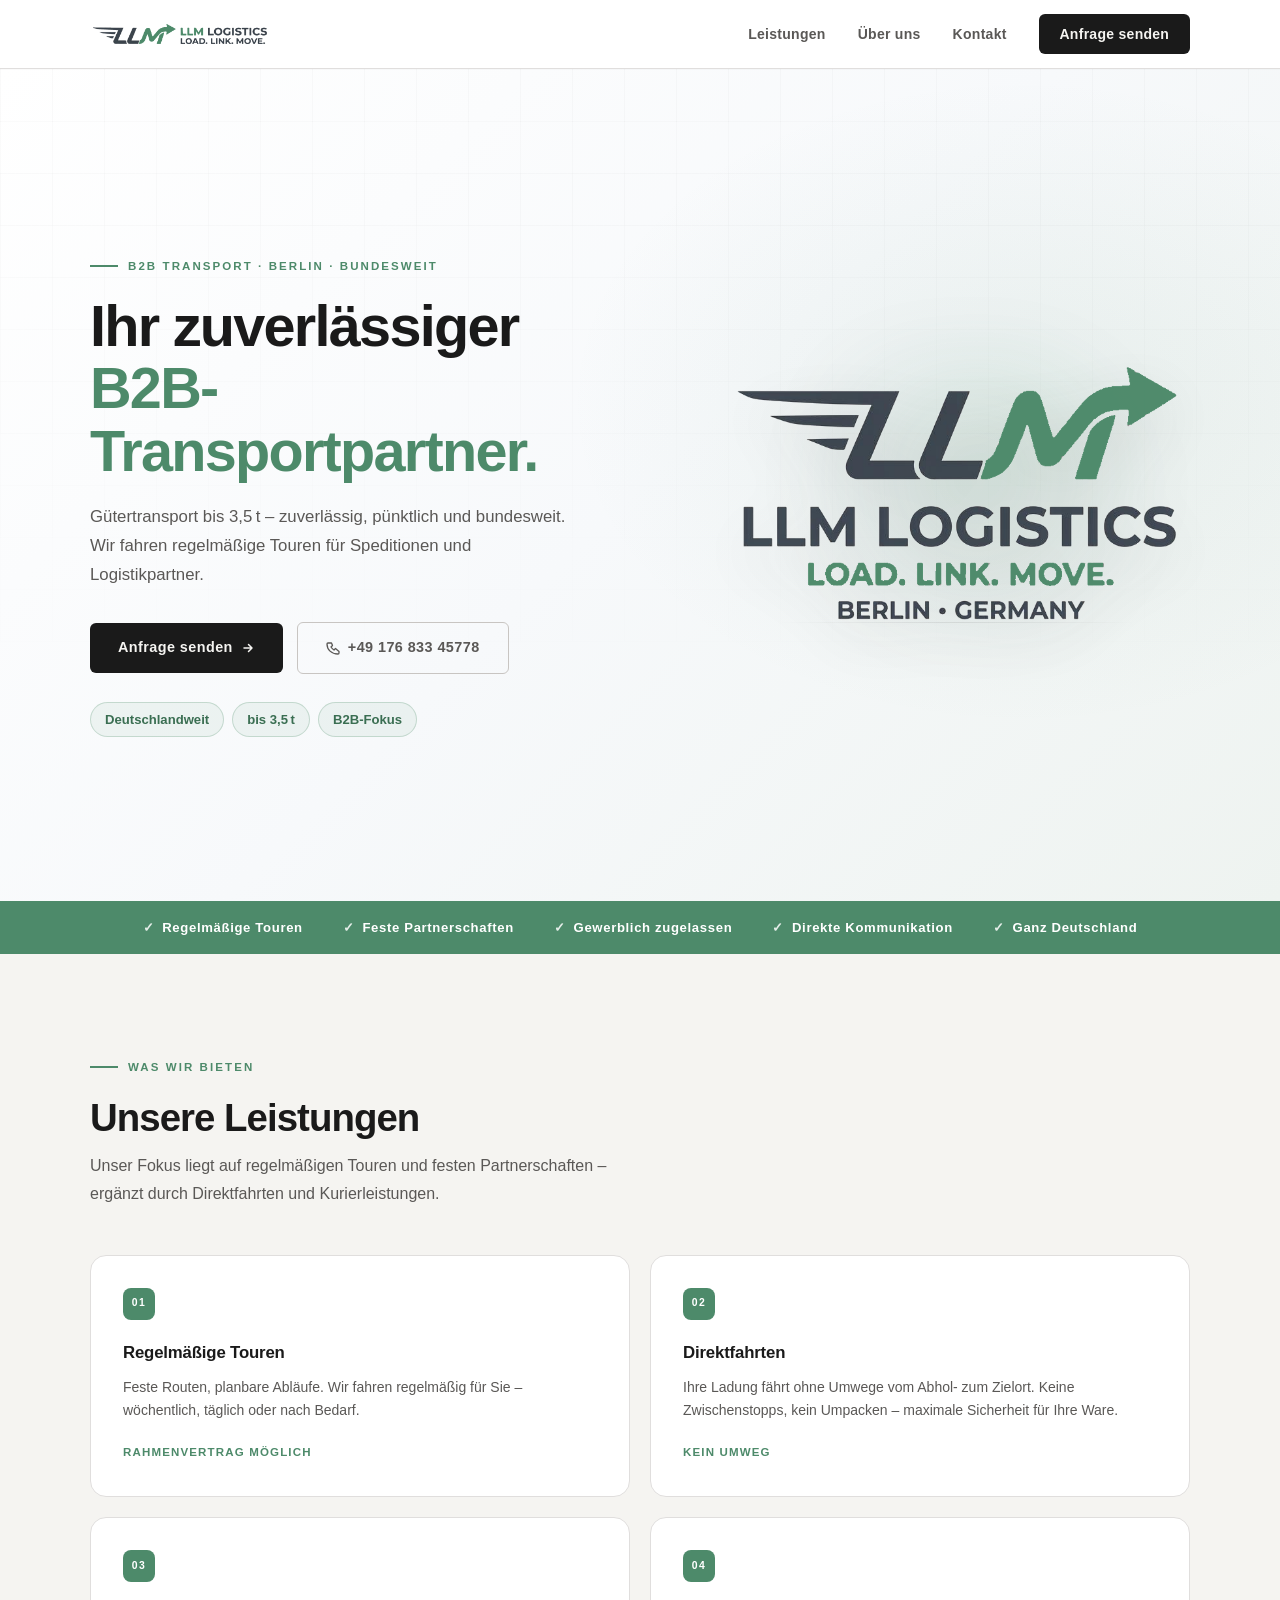
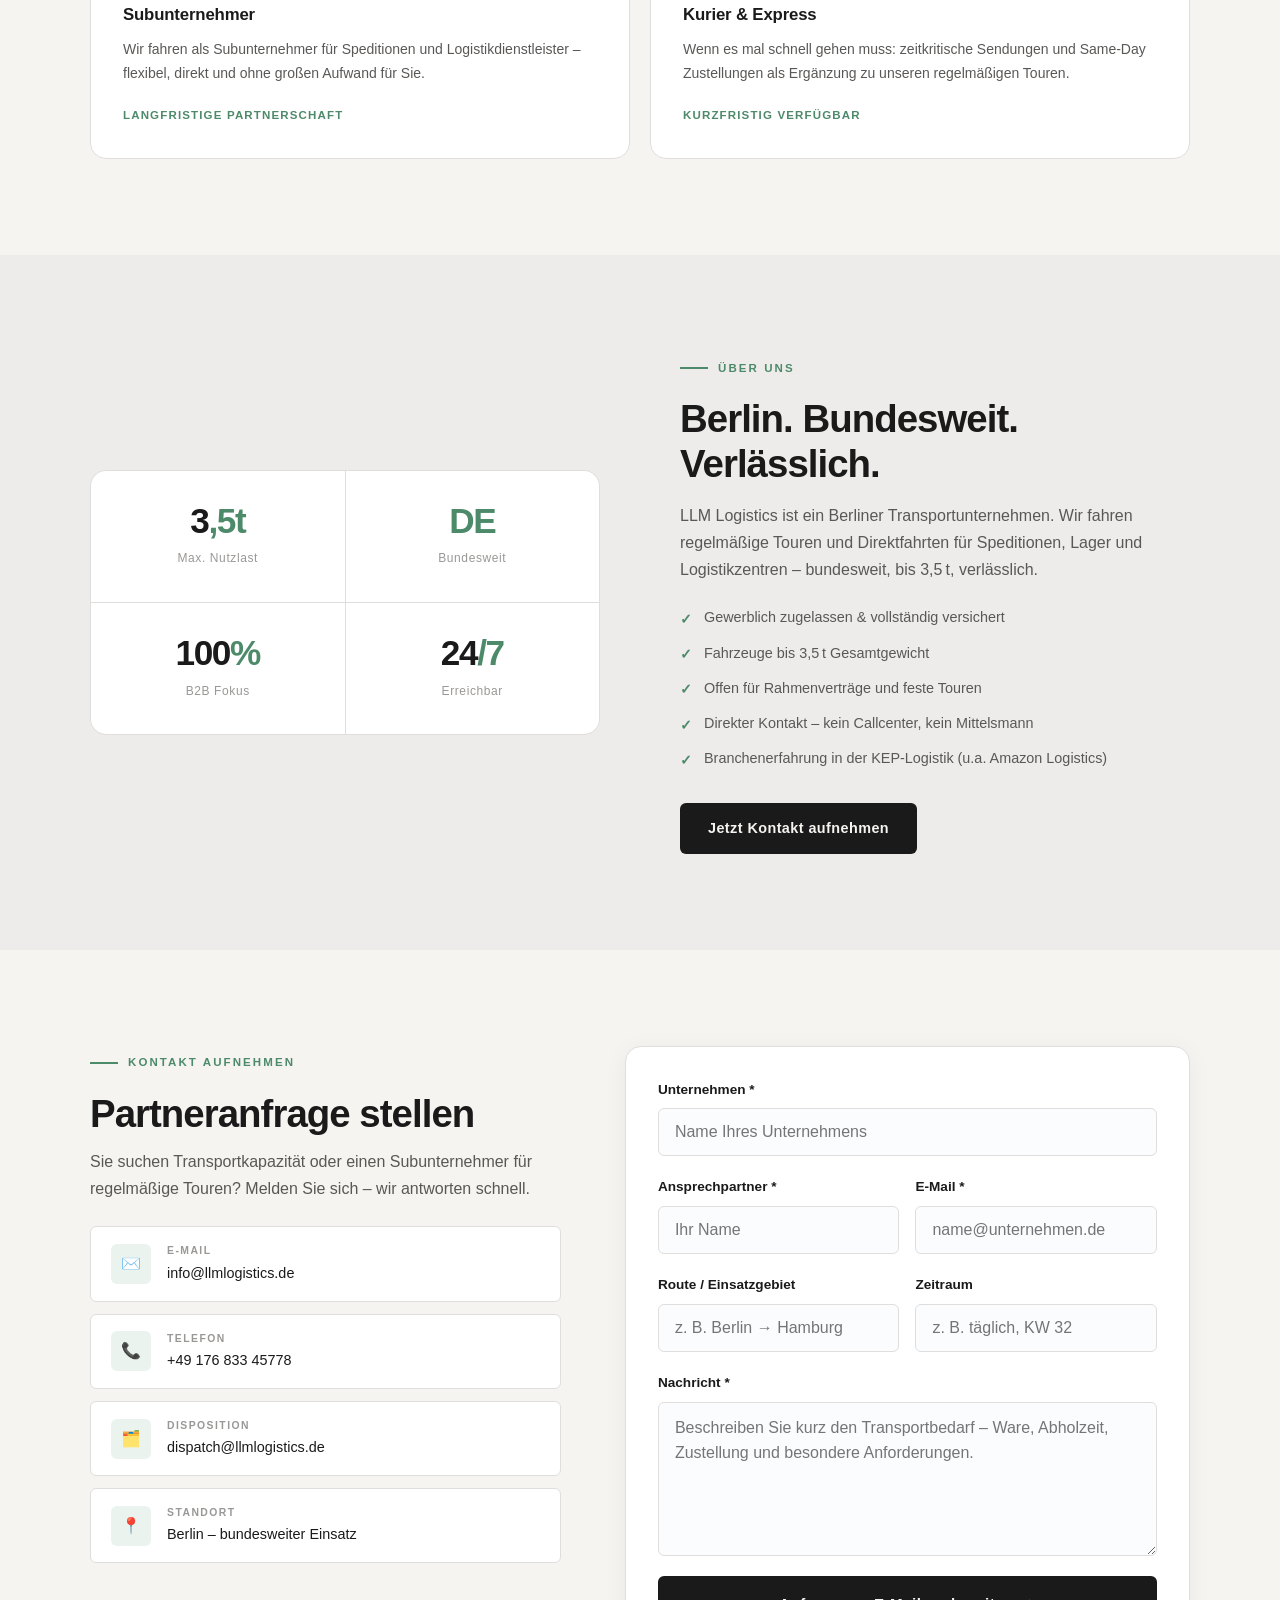
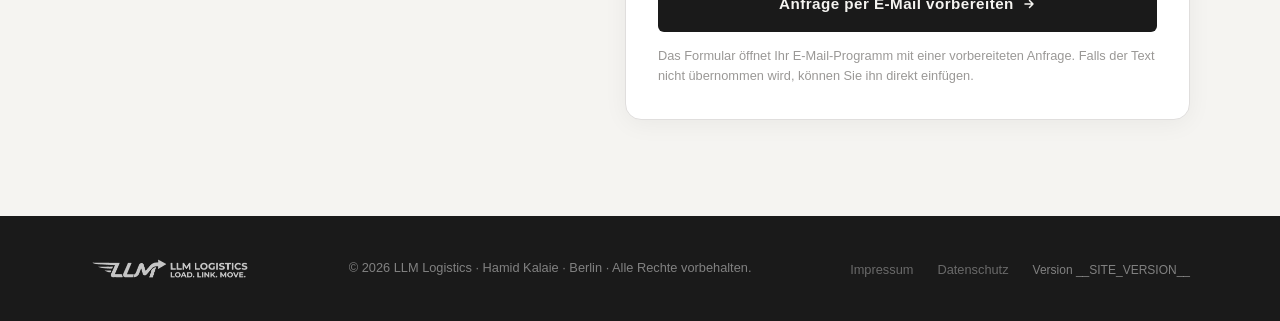
<file: index.html>
<!DOCTYPE html>
<html lang="de">
<head>
  <meta charset="UTF-8">
  <meta name="viewport" content="width=device-width, initial-scale=1.0">
  <meta name="description" content="LLM Logistics aus Berlin – zuverlässiger B2B-Transportpartner für regelmäßige Touren und Direktfahrten bis 3,5 t. Subunternehmer für Speditionen bundesweit.">
  <meta name="theme-color" content="#f5f4f1">
  <title>LLM Logistics Berlin | Load. Link. Move.</title>
  <link rel="icon" type="image/png" sizes="32x32" href="favicon-32x32.png">
  <link rel="icon" type="image/png" sizes="16x16" href="favicon-16x16.png">
  <link rel="apple-touch-icon" href="apple-touch-icon.png">
  <link rel="manifest" href="site.webmanifest">
  <link rel="shortcut icon" href="favicon.ico">
  <link rel="preload" href="assets/logo-nav.png" as="image">
  <link rel="preload" href="assets/logo-hero.png" as="image">
  <link rel="stylesheet" href="css/style.css">
</head>
<body>

<a href="#main-content" class="skip-link">Zum Hauptinhalt springen</a>

<header class="site-header" id="top" role="banner">
  <nav class="navbar container" aria-label="Hauptnavigation">
    <a class="brand" href="#top" aria-label="LLM Logistics – Startseite">
      <img src="assets/logo-nav.png" alt="LLM Logistics – Load. Link. Move." width="220" height="32">
    </a>
    <button class="nav-toggle" id="nav-toggle" type="button"
      aria-controls="primary-navigation" aria-expanded="false" aria-label="Menü öffnen">
      <span></span><span></span><span></span>
    </button>
    <div class="nav-links" id="primary-navigation">
      <a href="#leistungen">Leistungen</a>
      <a href="#ueber">Über uns</a>
      <a href="#kontakt">Kontakt</a>
      <a href="#kontakt" class="nav-cta">Anfrage senden</a>
    </div>
  </nav>
</header>

<main id="main-content">

  <!-- HERO -->
  <section class="hero" aria-labelledby="hero-heading">
    <div class="hero-bg" aria-hidden="true"></div>
    <div class="container hero-grid">

      <div class="hero-content">
        <p class="eyebrow">B2B Transport · Berlin · Bundesweit</p>
        <h1 id="hero-heading">
          Ihr zuverlässiger<br>
          <span>B2B-Transportpartner.</span>
        </h1>
        <p class="hero-sub">
          Gütertransport bis 3,5&thinsp;t – zuverlässig, pünktlich und bundesweit.
          Wir fahren regelmäßige Touren für Speditionen und Logistikpartner.
        </p>
        <div class="hero-actions">
          <a href="#kontakt" class="btn btn-dark">
            Anfrage senden
            <svg width="14" height="14" viewBox="0 0 14 14" fill="none" aria-hidden="true"><path d="M3 7h8M7.5 3.5 11 7l-3.5 3.5" stroke="currentColor" stroke-width="1.5" stroke-linecap="round" stroke-linejoin="round"/></svg>
          </a>
          <a href="tel:+4917683345778" class="btn btn-outline" aria-label="Anrufen: +49 176 833 45778">
            <svg width="14" height="14" viewBox="0 0 14 14" fill="none" aria-hidden="true"><path d="M2 2h3.5l1 2.5-1.5 1.5a8 8 0 0 0 3 3l1.5-1.5L13 10.5V12a1 1 0 0 1-1 1C5.4 13 1 8.6 1 3a1 1 0 0 1 1-1z" stroke="currentColor" stroke-width="1.3" stroke-linecap="round" stroke-linejoin="round"/></svg>
            +49 176 833 45778
          </a>
        </div>
        <div class="trust-row" aria-label="Kernkompetenzen">
          <span>Deutschlandweit</span>
          <span>bis 3,5&thinsp;t</span>
          <span>B2B-Fokus</span>
        </div>
      </div>

      <div class="hero-card" aria-label="LLM Logistics Logo">
        <div class="hero-card-inner">
          <img src="assets/logo-hero.png" alt="LLM Logistics Berlin Germany">
        </div>
      </div>

    </div>
  </section>

  <!-- TRUST BAR -->
  <div class="trust-bar" aria-label="Unsere Kernversprechen">
    <div class="container trust-bar-inner">
      <div class="trust-item">Regelmäßige Touren</div>
      <div class="trust-item">Feste Partnerschaften</div>
      <div class="trust-item">Gewerblich zugelassen</div>
      <div class="trust-item">Direkte Kommunikation</div>
      <div class="trust-item">Ganz Deutschland</div>
    </div>
  </div>

  <!-- LEISTUNGEN -->
  <section class="section" id="leistungen" aria-labelledby="leistungen-heading">
    <div class="container">
      <div class="section-header">
        <p class="eyebrow" aria-hidden="true">Was wir bieten</p>
        <h2 id="leistungen-heading">Unsere Leistungen</h2>
        <p class="section-sub">Unser Fokus liegt auf regelmäßigen Touren und festen Partnerschaften – ergänzt durch Direktfahrten und Kurierleistungen.</p>
      </div>
      <div class="cards-grid">
        <article class="card">
          <div class="card-num" aria-hidden="true">01</div>
          <h3>Regelmäßige Touren</h3>
          <p>Feste Routen, planbare Abläufe. Wir fahren regelmäßig für Sie – wöchentlich, täglich oder nach Bedarf.</p>
          <span class="card-tag">Rahmenvertrag möglich</span>
        </article>
        <article class="card">
          <div class="card-num" aria-hidden="true">02</div>
          <h3>Direktfahrten</h3>
          <p>Ihre Ladung fährt ohne Umwege vom Abhol- zum Zielort. Keine Zwischenstopps, kein Umpacken – maximale Sicherheit für Ihre Ware.</p>
          <span class="card-tag">Kein Umweg</span>
        </article>
        <article class="card">
          <div class="card-num" aria-hidden="true">03</div>
          <h3>Subunternehmer</h3>
          <p>Wir fahren als Subunternehmer für Speditionen und Logistikdienstleister – flexibel, direkt und ohne großen Aufwand für Sie.</p>
          <span class="card-tag">Langfristige Partnerschaft</span>
        </article>
        <article class="card">
          <div class="card-num" aria-hidden="true">04</div>
          <h3>Kurier & Express</h3>
          <p>Wenn es mal schnell gehen muss: zeitkritische Sendungen und Same-Day Zustellungen als Ergänzung zu unseren regelmäßigen Touren.</p>
          <span class="card-tag">Kurzfristig verfügbar</span>
        </article>
      </div>
    </div>
  </section>

  <!-- ÜBER UNS -->
  <section class="section section-alt" id="ueber" aria-labelledby="ueber-heading">
    <div class="container ueber-grid">
      <div class="stats-grid" aria-label="Kennzahlen">
        <div class="stat-box">
          <strong>3<em>,5t</em></strong>
          <span>Max. Nutzlast</span>
        </div>
        <div class="stat-box">
          <strong><em>DE</em></strong>
          <span>Bundesweit</span>
        </div>
        <div class="stat-box">
          <strong>100<em>%</em></strong>
          <span>B2B Fokus</span>
        </div>
        <div class="stat-box">
          <strong>24<em>/7</em></strong>
          <span>Erreichbar</span>
        </div>
      </div>
      <div class="ueber-content">
        <p class="eyebrow" aria-hidden="true">Über uns</p>
        <h2 id="ueber-heading">Berlin. Bundesweit. Verlässlich.</h2>
        <p class="section-sub" style="margin-bottom:1.5rem;">LLM Logistics ist ein Berliner Transportunternehmen. Wir fahren regelmäßige Touren und Direktfahrten für Speditionen, Lager und Logistikzentren – bundesweit, bis 3,5&thinsp;t, verlässlich.</p>
        <ul class="check-list" aria-label="Unsere Stärken">
          <li>Gewerblich zugelassen & vollständig versichert</li>
          <li>Fahrzeuge bis 3,5&thinsp;t Gesamtgewicht</li>
          <li>Offen für Rahmenverträge und feste Touren</li>
          <li>Direkter Kontakt – kein Callcenter, kein Mittelsmann</li>
          <li>Branchenerfahrung in der KEP-Logistik (u.a. Amazon Logistics)</li>
        </ul>
        <a href="#kontakt" class="btn btn-dark" style="margin-top:2rem;">Jetzt Kontakt aufnehmen</a>
      </div>
    </div>
  </section>

  <!-- KONTAKT -->
  <section class="section" id="kontakt" aria-labelledby="kontakt-heading">
    <div class="container kontakt-grid">

      <div class="kontakt-info">
        <p class="eyebrow" aria-hidden="true">Kontakt aufnehmen</p>
        <h2 id="kontakt-heading">Partneranfrage stellen</h2>
        <p class="section-sub">Sie suchen Transportkapazität oder einen Subunternehmer für regelmäßige Touren? Melden Sie sich – wir antworten schnell.</p>
        <div class="kontakt-rows">
          <a href="mailto:info@llmlogistics.de" class="kontakt-row" aria-label="E-Mail: info@llmlogistics.de">
            <div class="kr-icon" aria-hidden="true">✉️</div>
            <div class="kr-body"><span class="kr-label">E-Mail</span><span class="kr-value">info@llmlogistics.de</span></div>
          </a>
          <a href="tel:+4917683345778" class="kontakt-row" aria-label="Telefon: +49 176 833 45778">
            <div class="kr-icon" aria-hidden="true">📞</div>
            <div class="kr-body"><span class="kr-label">Telefon</span><span class="kr-value">+49 176 833 45778</span></div>
          </a>
          <a href="mailto:dispatch@llmlogistics.de" class="kontakt-row" aria-label="Disposition: dispatch@llmlogistics.de">
            <div class="kr-icon" aria-hidden="true">🗂️</div>
            <div class="kr-body"><span class="kr-label">Disposition</span><span class="kr-value">dispatch@llmlogistics.de</span></div>
          </a>
          <div class="kontakt-row" style="cursor:default;">
            <div class="kr-icon" aria-hidden="true">📍</div>
            <div class="kr-body"><span class="kr-label">Standort</span><span class="kr-value">Berlin – bundesweiter Einsatz</span></div>
          </div>
        </div>
      </div>

      <form class="kontakt-form" id="contactForm" novalidate>
        <div class="form-row">
          <label for="company">Unternehmen *</label>
          <input id="company" name="company" type="text" autocomplete="organization" placeholder="Name Ihres Unternehmens" required>
        </div>
        <div class="form-row form-two-col">
          <div>
            <label for="name">Ansprechpartner *</label>
            <input id="name" name="name" type="text" autocomplete="name" placeholder="Ihr Name" required>
          </div>
          <div>
            <label for="email">E-Mail *</label>
            <input id="email" name="email" type="email" autocomplete="email" placeholder="name@unternehmen.de" required>
          </div>
        </div>
        <div class="form-row form-two-col">
          <div>
            <label for="route">Route / Einsatzgebiet</label>
            <input id="route" name="route" type="text" placeholder="z. B. Berlin → Hamburg">
          </div>
          <div>
            <label for="date">Zeitraum</label>
            <input id="date" name="date" type="text" placeholder="z. B. täglich, KW 32">
          </div>
        </div>
        <div class="form-row">
          <label for="message">Nachricht *</label>
          <textarea id="message" name="message" rows="5" placeholder="Beschreiben Sie kurz den Transportbedarf – Ware, Abholzeit, Zustellung und besondere Anforderungen." required></textarea>
        </div>
        <button class="btn btn-dark form-submit" type="submit">
          Anfrage per E-Mail vorbereiten
          <svg width="14" height="14" viewBox="0 0 14 14" fill="none" aria-hidden="true"><path d="M3 7h8M7.5 3.5 11 7l-3.5 3.5" stroke="currentColor" stroke-width="1.5" stroke-linecap="round" stroke-linejoin="round"/></svg>
        </button>
        <p class="form-note">Das Formular öffnet Ihr E-Mail-Programm mit einer vorbereiteten Anfrage. Falls der Text nicht übernommen wird, können Sie ihn direkt einfügen.</p>
      </form>

    </div>
  </section>

</main>

<footer role="contentinfo">
  <div class="container footer-inner">
    <a href="#top" aria-label="LLM Logistics – nach oben">
      <img src="assets/logo-nav.png" alt="LLM Logistics" class="footer-logo">
    </a>
    <p class="footer-copy">
      © <span id="year"></span> LLM Logistics · Hamid Kalaie · Berlin · Alle Rechte vorbehalten.<br>
	</p>
    <ul class="footer-links" role="list">
      <li><a href="impressum.html">Impressum</a></li>
      <li><a href="datenschutz.html">Datenschutz</a></li>
	  <span class="site-version">Version __SITE_VERSION__</span>
    </ul>
  </div>
</footer>

<script src="js/main.js"></script>
</body>
</html>
</file>
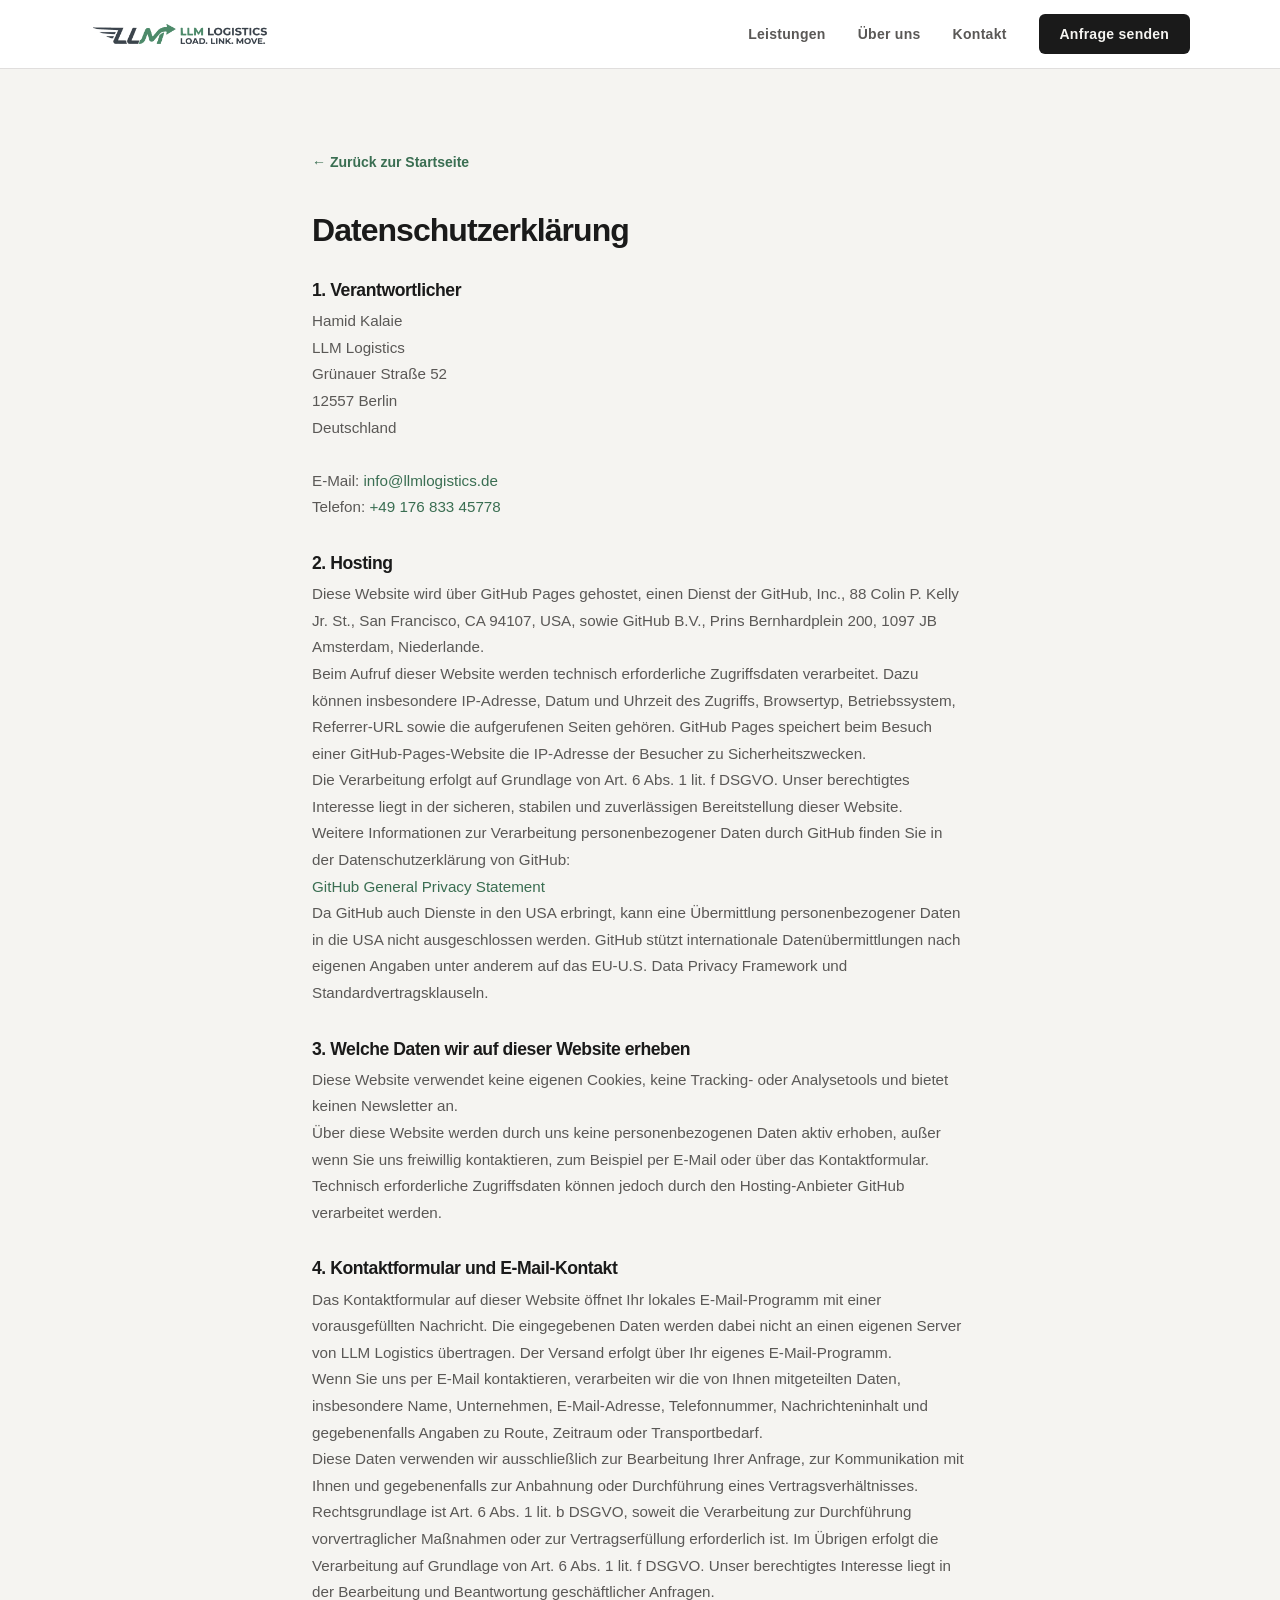
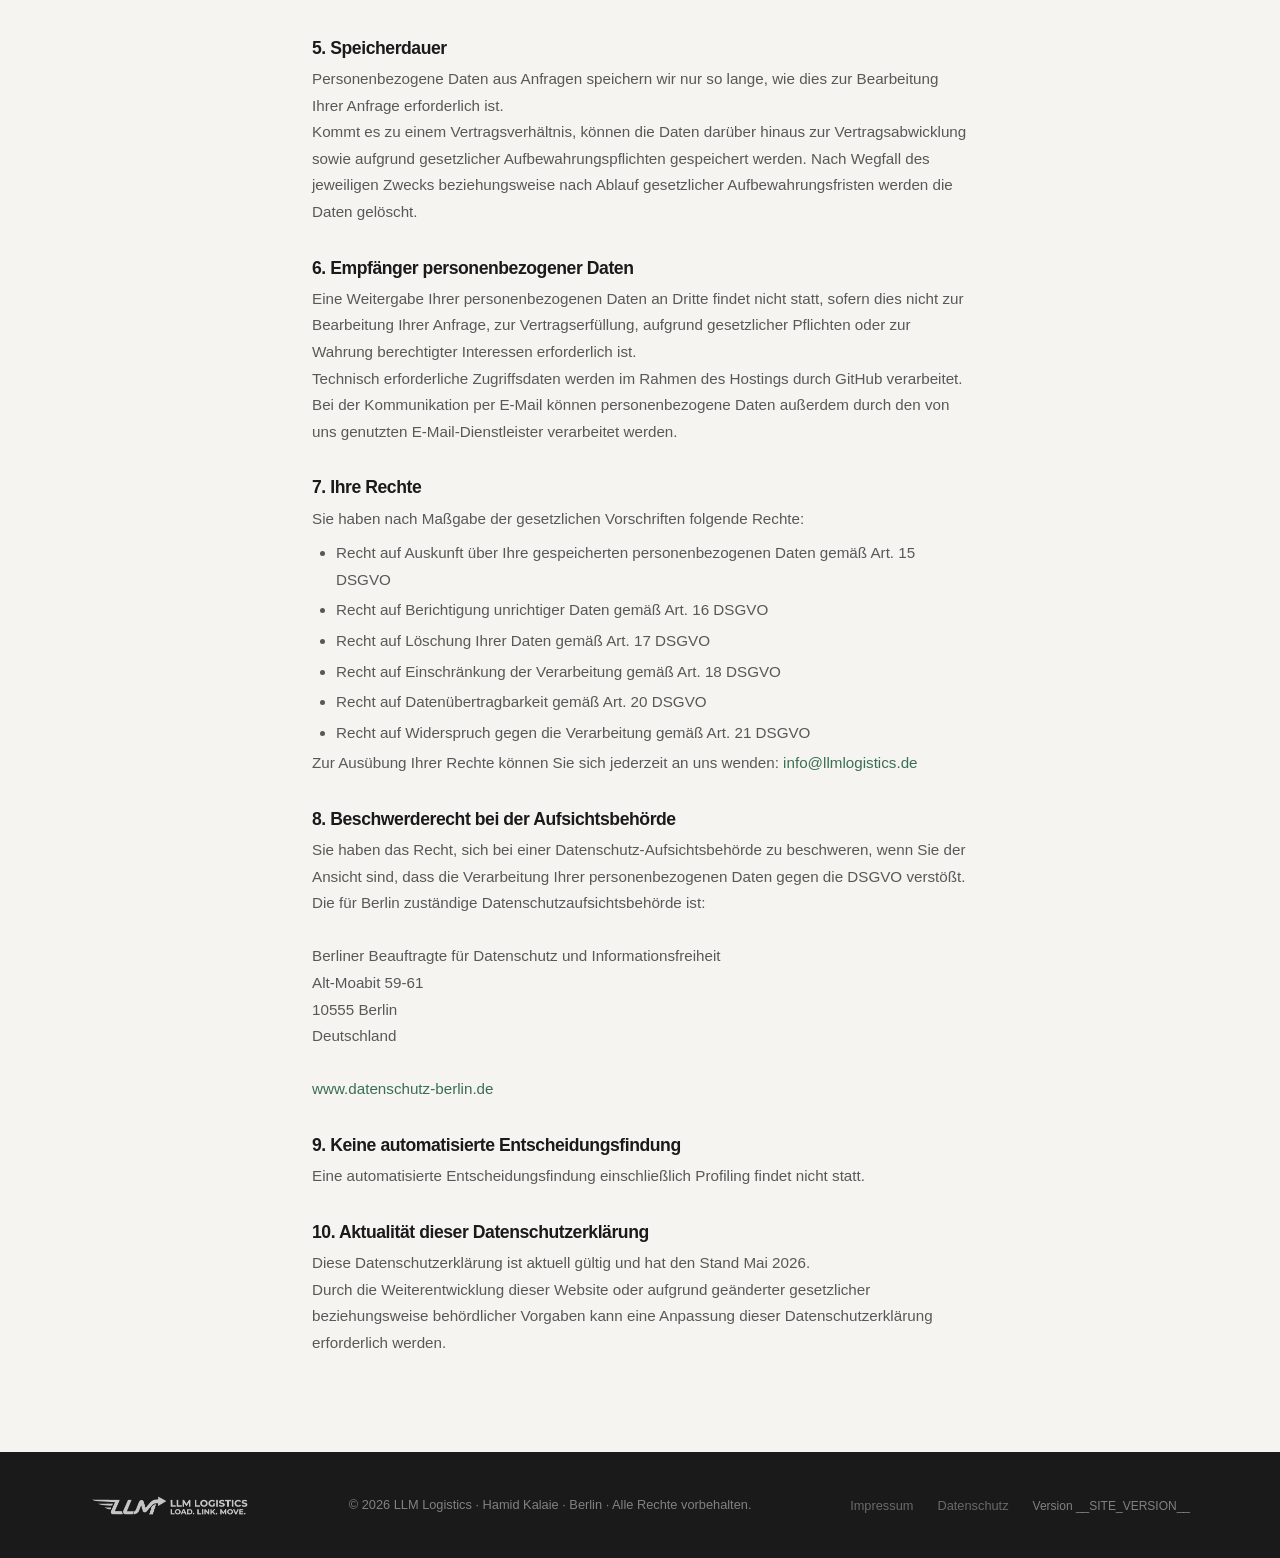
<file: datenschutz.html>
<!DOCTYPE html>
<html lang="de">
<head>
  <meta charset="UTF-8">
  <meta name="viewport" content="width=device-width, initial-scale=1.0">
  <meta name="robots" content="noindex, follow">
  <title>Datenschutzerklärung – LLM Logistics</title>
  <link rel="icon" type="image/png" sizes="32x32" href="favicon-32x32.png">
  <link rel="icon" type="image/png" sizes="16x16" href="favicon-16x16.png">
  <link rel="apple-touch-icon" href="apple-touch-icon.png">
  <link rel="manifest" href="site.webmanifest">
  <link rel="shortcut icon" href="favicon.ico">
  <link rel="stylesheet" href="css/style.css">
  <style>
    .legal-page { max-width: 720px; margin: 0 auto; padding: 5rem 2rem 6rem; }
    .legal-page h1 { font-size: 2rem; margin-bottom: 2rem; }
    .legal-page h2 { font-size: 1.1rem; font-weight: 700; margin: 2rem 0 0.5rem; color: var(--text); }
    .legal-page p, .legal-page li { font-size: 0.95rem; color: var(--text2); line-height: 1.75; }
    .legal-page a { color: var(--accent-dark); }
    .legal-page a:hover { color: var(--text); }
    .legal-page ul { padding-left: 1.5rem; margin-top: 0.5rem; }
    .legal-page ul li { margin-bottom: 0.25rem; }
    .back-link { display: inline-flex; align-items: center; gap: 0.5rem; font-size: 0.875rem; font-weight: 600; color: var(--accent-dark); margin-bottom: 2.5rem; }
    .back-link:hover { color: var(--text); }
  </style>
</head>
<body>

<header class="site-header" role="banner">
  <nav class="navbar container" aria-label="Hauptnavigation">
    <a class="brand" href="index.html" aria-label="LLM Logistics – Startseite">
      <img src="assets/logo-nav.png" alt="LLM Logistics" width="180" height="26">
    </a>
    <div class="nav-links">
      <a href="index.html#leistungen">Leistungen</a>
      <a href="index.html#ueber">Über uns</a>
      <a href="index.html#kontakt">Kontakt</a>
      <a href="index.html#kontakt" class="nav-cta">Anfrage senden</a>
    </div>
  </nav>
</header>

<main>
  <div class="legal-page">
    <a class="back-link" href="index.html">
      ← Zurück zur Startseite
    </a>

    <h1>Datenschutzerklärung</h1>

    <h2>1. Verantwortlicher</h2>
    <p>
      Hamid Kalaie<br>
      LLM Logistics<br>
      Grünauer Straße 52<br>
      12557 Berlin<br>
      Deutschland<br><br>
      E-Mail: <a href="mailto:info@llmlogistics.de">info@llmlogistics.de</a><br>
      Telefon: <a href="tel:+4917683345778">+49 176 833 45778</a>
    </p>

    <h2>2. Hosting</h2>
    <p>
      Diese Website wird über GitHub Pages gehostet, einen Dienst der GitHub, Inc.,
      88 Colin P. Kelly Jr. St., San Francisco, CA 94107, USA, sowie GitHub B.V.,
      Prins Bernhardplein 200, 1097 JB Amsterdam, Niederlande.
    </p>
    <p>
      Beim Aufruf dieser Website werden technisch erforderliche Zugriffsdaten verarbeitet.
      Dazu können insbesondere IP-Adresse, Datum und Uhrzeit des Zugriffs, Browsertyp,
      Betriebssystem, Referrer-URL sowie die aufgerufenen Seiten gehören. GitHub Pages
      speichert beim Besuch einer GitHub-Pages-Website die IP-Adresse der Besucher zu
      Sicherheitszwecken.
    </p>
    <p>
      Die Verarbeitung erfolgt auf Grundlage von Art. 6 Abs. 1 lit. f DSGVO. Unser
      berechtigtes Interesse liegt in der sicheren, stabilen und zuverlässigen Bereitstellung
      dieser Website.
    </p>
    <p>
      Weitere Informationen zur Verarbeitung personenbezogener Daten durch GitHub finden Sie
      in der Datenschutzerklärung von GitHub:<br>
      <a href="https://docs.github.com/de/site-policy/privacy-policies/github-general-privacy-statement"
         target="_blank" rel="noopener noreferrer">
        GitHub General Privacy Statement
      </a>
    </p>
    <p>
      Da GitHub auch Dienste in den USA erbringt, kann eine Übermittlung personenbezogener
      Daten in die USA nicht ausgeschlossen werden. GitHub stützt internationale
      Datenübermittlungen nach eigenen Angaben unter anderem auf das EU-U.S. Data Privacy
      Framework und Standardvertragsklauseln.
    </p>

    <h2>3. Welche Daten wir auf dieser Website erheben</h2>
    <p>
      Diese Website verwendet keine eigenen Cookies, keine Tracking- oder Analysetools und
      bietet keinen Newsletter an.
    </p>
    <p>
      Über diese Website werden durch uns keine personenbezogenen Daten aktiv erhoben, außer
      wenn Sie uns freiwillig kontaktieren, zum Beispiel per E-Mail oder über das
      Kontaktformular.
    </p>
    <p>
      Technisch erforderliche Zugriffsdaten können jedoch durch den Hosting-Anbieter GitHub
      verarbeitet werden.
    </p>

    <h2>4. Kontaktformular und E-Mail-Kontakt</h2>
    <p>
      Das Kontaktformular auf dieser Website öffnet Ihr lokales E-Mail-Programm mit einer
      vorausgefüllten Nachricht. Die eingegebenen Daten werden dabei nicht an einen eigenen
      Server von LLM Logistics übertragen. Der Versand erfolgt über Ihr eigenes E-Mail-Programm.
    </p>
    <p>
      Wenn Sie uns per E-Mail kontaktieren, verarbeiten wir die von Ihnen mitgeteilten Daten,
      insbesondere Name, Unternehmen, E-Mail-Adresse, Telefonnummer, Nachrichteninhalt und
      gegebenenfalls Angaben zu Route, Zeitraum oder Transportbedarf.
    </p>
    <p>
      Diese Daten verwenden wir ausschließlich zur Bearbeitung Ihrer Anfrage, zur Kommunikation
      mit Ihnen und gegebenenfalls zur Anbahnung oder Durchführung eines Vertragsverhältnisses.
    </p>
    <p>
      Rechtsgrundlage ist Art. 6 Abs. 1 lit. b DSGVO, soweit die Verarbeitung zur Durchführung
      vorvertraglicher Maßnahmen oder zur Vertragserfüllung erforderlich ist. Im Übrigen erfolgt
      die Verarbeitung auf Grundlage von Art. 6 Abs. 1 lit. f DSGVO. Unser berechtigtes Interesse
      liegt in der Bearbeitung und Beantwortung geschäftlicher Anfragen.
    </p>

    <h2>5. Speicherdauer</h2>
    <p>
      Personenbezogene Daten aus Anfragen speichern wir nur so lange, wie dies zur Bearbeitung
      Ihrer Anfrage erforderlich ist.
    </p>
    <p>
      Kommt es zu einem Vertragsverhältnis, können die Daten darüber hinaus zur
      Vertragsabwicklung sowie aufgrund gesetzlicher Aufbewahrungspflichten gespeichert werden.
      Nach Wegfall des jeweiligen Zwecks beziehungsweise nach Ablauf gesetzlicher
      Aufbewahrungsfristen werden die Daten gelöscht.
    </p>

    <h2>6. Empfänger personenbezogener Daten</h2>
	<p>
	  Eine Weitergabe Ihrer personenbezogenen Daten an Dritte findet nicht statt, sofern dies
	  nicht zur Bearbeitung Ihrer Anfrage, zur Vertragserfüllung, aufgrund gesetzlicher Pflichten
	  oder zur Wahrung berechtigter Interessen erforderlich ist.
	</p>
	<p>
	  Technisch erforderliche Zugriffsdaten werden im Rahmen des Hostings durch GitHub
	  verarbeitet.
	</p>
	<p>
	  Bei der Kommunikation per E-Mail können personenbezogene Daten außerdem durch den von uns
	  genutzten E-Mail-Dienstleister verarbeitet werden.
	</p>

    <h2>7. Ihre Rechte</h2>
    <p>Sie haben nach Maßgabe der gesetzlichen Vorschriften folgende Rechte:</p>
    <ul>
      <li>Recht auf Auskunft über Ihre gespeicherten personenbezogenen Daten gemäß Art. 15 DSGVO</li>
      <li>Recht auf Berichtigung unrichtiger Daten gemäß Art. 16 DSGVO</li>
      <li>Recht auf Löschung Ihrer Daten gemäß Art. 17 DSGVO</li>
      <li>Recht auf Einschränkung der Verarbeitung gemäß Art. 18 DSGVO</li>
      <li>Recht auf Datenübertragbarkeit gemäß Art. 20 DSGVO</li>
      <li>Recht auf Widerspruch gegen die Verarbeitung gemäß Art. 21 DSGVO</li>
    </ul>
    <p>
      Zur Ausübung Ihrer Rechte können Sie sich jederzeit an uns wenden:
      <a href="mailto:info@llmlogistics.de">info@llmlogistics.de</a>
    </p>

    <h2>8. Beschwerderecht bei der Aufsichtsbehörde</h2>
    <p>
      Sie haben das Recht, sich bei einer Datenschutz-Aufsichtsbehörde zu beschweren, wenn Sie
      der Ansicht sind, dass die Verarbeitung Ihrer personenbezogenen Daten gegen die DSGVO verstößt.
    </p>
    <p>
      Die für Berlin zuständige Datenschutzaufsichtsbehörde ist:<br><br>
      Berliner Beauftragte für Datenschutz und Informationsfreiheit<br>
      Alt-Moabit 59-61<br>
      10555 Berlin<br>
      Deutschland<br><br>
      <a href="https://www.datenschutz-berlin.de" target="_blank" rel="noopener noreferrer">
        www.datenschutz-berlin.de
      </a>
    </p>

    <h2>9. Keine automatisierte Entscheidungsfindung</h2>
    <p>Eine automatisierte Entscheidungsfindung einschließlich Profiling findet nicht statt.</p>

    <h2>10. Aktualität dieser Datenschutzerklärung</h2>
    <p>
      Diese Datenschutzerklärung ist aktuell gültig und hat den Stand Mai 2026.
    </p>
    <p>
      Durch die Weiterentwicklung dieser Website oder aufgrund geänderter gesetzlicher
      beziehungsweise behördlicher Vorgaben kann eine Anpassung dieser Datenschutzerklärung
      erforderlich werden.
    </p>
  </div>
</main>

<footer role="contentinfo">
  <div class="container footer-inner">
    <a href="index.html" aria-label="LLM Logistics – Startseite">
      <img src="assets/logo-nav.png" alt="LLM Logistics" class="footer-logo">
    </a>
    <p class="footer-copy">
	  © <span id="year"></span> LLM Logistics · Hamid Kalaie · Berlin · Alle Rechte vorbehalten.<br>
	</p>
    <ul class="footer-links" role="list">
      <li><a href="impressum.html">Impressum</a></li>
      <li><a href="datenschutz.html">Datenschutz</a></li>
	  <span class="site-version">Version __SITE_VERSION__</span>
    </ul>
  </div>
</footer>

<script>
  document.getElementById('year').textContent = new Date().getFullYear();
</script>
</body>
</html>
</file>
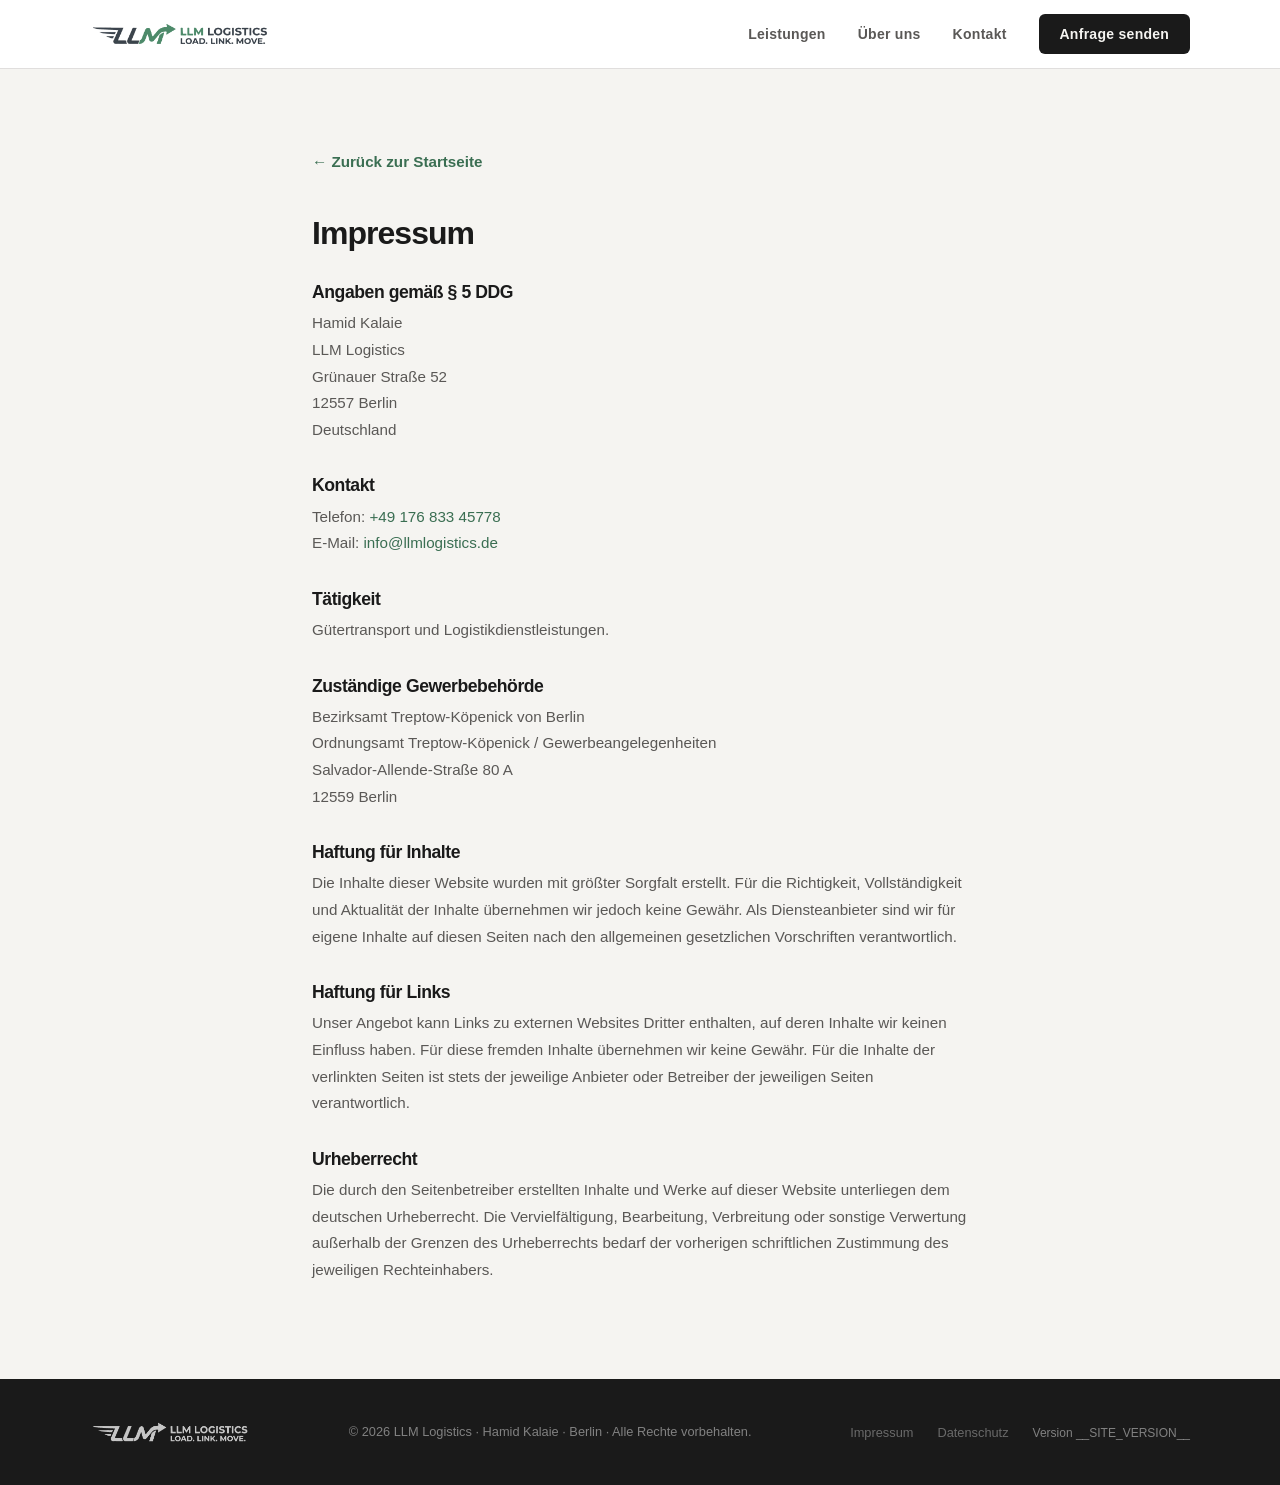
<file: impressum.html>
<!DOCTYPE html>
<html lang="de">
<head>
  <meta charset="UTF-8">
  <meta name="viewport" content="width=device-width, initial-scale=1.0">
  <meta name="robots" content="noindex, follow">
  <title>Impressum – LLM Logistics</title>
  <link rel="icon" type="image/png" sizes="32x32" href="favicon-32x32.png">
  <link rel="icon" type="image/png" sizes="16x16" href="favicon-16x16.png">
  <link rel="apple-touch-icon" href="apple-touch-icon.png">
  <link rel="manifest" href="site.webmanifest">
  <link rel="shortcut icon" href="favicon.ico">
  <link rel="stylesheet" href="css/style.css">
  <style>
    .legal-page { max-width: 720px; margin: 0 auto; padding: 5rem 2rem 6rem; }
    .legal-page h1 { font-size: 2rem; margin-bottom: 2rem; }
    .legal-page h2 { font-size: 1.1rem; font-weight: 700; margin: 2rem 0 0.5rem; color: var(--text); }
    .legal-page p, .legal-page a { font-size: 0.95rem; color: var(--text2); line-height: 1.75; }
    .legal-page a { color: var(--accent-dark); }
    .legal-page a:hover { color: var(--text); }
    .back-link { display: inline-flex; align-items: center; gap: 0.5rem; font-size: 0.875rem; font-weight: 600; color: var(--accent-dark); margin-bottom: 2.5rem; }
    .back-link:hover { color: var(--text); }
  </style>
</head>
<body>

<header class="site-header" role="banner">
  <nav class="navbar container" aria-label="Hauptnavigation">
    <a class="brand" href="index.html" aria-label="LLM Logistics – Startseite">
      <img src="assets/logo-nav.png" alt="LLM Logistics" width="180" height="26">
    </a>
    <div class="nav-links">
      <a href="index.html#leistungen">Leistungen</a>
      <a href="index.html#ueber">Über uns</a>
      <a href="index.html#kontakt">Kontakt</a>
      <a href="index.html#kontakt" class="nav-cta">Anfrage senden</a>
    </div>
  </nav>
</header>

<main>
  <div class="legal-page">
    <a class="back-link" href="index.html">
      ← Zurück zur Startseite
    </a>

    <h1>Impressum</h1>

    <h2>Angaben gemäß § 5 DDG</h2>
    <p>
      Hamid Kalaie<br>
      LLM Logistics<br>
      Grünauer Straße 52<br>
      12557 Berlin<br>
      Deutschland
    </p>

    <h2>Kontakt</h2>
    <p>
      Telefon: <a href="tel:+4917683345778">+49 176 833 45778</a><br>
      E-Mail: <a href="mailto:info@llmlogistics.de">info@llmlogistics.de</a>
    </p>

    <h2>Tätigkeit</h2>
    <p>Gütertransport und Logistikdienstleistungen.</p>

    <h2>Zuständige Gewerbebehörde</h2>
	<p>
		Bezirksamt Treptow-Köpenick von Berlin<br>
		Ordnungsamt Treptow-Köpenick / Gewerbeangelegenheiten<br>
		Salvador-Allende-Straße 80 A<br>
		12559 Berlin
	</p>


    <h2>Haftung für Inhalte</h2>
    <p>
      Die Inhalte dieser Website wurden mit größter Sorgfalt erstellt. Für die Richtigkeit,
      Vollständigkeit und Aktualität der Inhalte übernehmen wir jedoch keine Gewähr. Als
      Diensteanbieter sind wir für eigene Inhalte auf diesen Seiten nach den allgemeinen
      gesetzlichen Vorschriften verantwortlich.
    </p>

    <h2>Haftung für Links</h2>
    <p>
      Unser Angebot kann Links zu externen Websites Dritter enthalten, auf deren Inhalte wir
      keinen Einfluss haben. Für diese fremden Inhalte übernehmen wir keine Gewähr. Für die
      Inhalte der verlinkten Seiten ist stets der jeweilige Anbieter oder Betreiber der
      jeweiligen Seiten verantwortlich.
    </p>

    <h2>Urheberrecht</h2>
    <p>
      Die durch den Seitenbetreiber erstellten Inhalte und Werke auf dieser Website unterliegen
      dem deutschen Urheberrecht. Die Vervielfältigung, Bearbeitung, Verbreitung oder sonstige
      Verwertung außerhalb der Grenzen des Urheberrechts bedarf der vorherigen schriftlichen
      Zustimmung des jeweiligen Rechteinhabers.
    </p>
  </div>
</main>

<footer role="contentinfo">
  <div class="container footer-inner">
    <a href="index.html" aria-label="LLM Logistics – Startseite">
      <img src="assets/logo-nav.png" alt="LLM Logistics" class="footer-logo">
    </a>
    <p class="footer-copy">	
      © <span id="year"></span> LLM Logistics · Hamid Kalaie · Berlin · Alle Rechte vorbehalten.<br>
	</p>
    <ul class="footer-links" role="list">
      <li><a href="impressum.html">Impressum</a></li>
      <li><a href="datenschutz.html">Datenschutz</a></li>
	  <span class="site-version">Version __SITE_VERSION__</span>
    </ul>
  </div>
</footer>

<script>
  document.getElementById('year').textContent = new Date().getFullYear();
</script>
</body>
</html>
</file>
<file: css/style.css>
/* ═══════════════════════════════════════════
   LLM LOGISTICS – style.css
   Unsere Farben, ChatGPT Logo-Integration
═══════════════════════════════════════════ */

*, *::before, *::after { box-sizing: border-box; margin: 0; padding: 0; }

:root {
  --bg:          #f5f4f1;
  --bg2:         #eeecea;
  --white:       #ffffff;
  --border:      #e0dedd;
  --border-dark: #c8c5c2;

  --accent:      #4d8a6a;
  --accent-dark: #3a6e52;
  --accent-bg:   #eaf3ee;

  --text:        #1a1a1a;
  --text2:       #5a5856;
  --text3:       #9a9896;

  --font: 'Helvetica Neue', Helvetica, Arial, sans-serif;
  --max: 1100px;
  --pad: 2rem;
  --radius: 6px;
  --radius-lg: 16px;
  --transition: 0.2s ease;
}

html { scroll-behavior: smooth; font-size: 16px; }

body {
  background: var(--bg);
  color: var(--text);
  font-family: var(--font);
  line-height: 1.6;
  -webkit-font-smoothing: antialiased;
}

img { display: block; max-width: 100%; height: auto; }
a { color: var(--accent-dark); text-decoration: none; transition: color var(--transition); }
a:hover { color: var(--text); }
button, input, textarea, select { font: inherit; }

.container { width: min(100% - 2 * var(--pad), var(--max)); margin-inline: auto; }

/* ── Skip Link ── */
.skip-link {
  position: absolute; top: -100%; left: 1rem;
  background: var(--accent); color: #fff;
  padding: 0.5rem 1rem; border-radius: var(--radius);
  font-size: 0.875rem; font-weight: 600; text-decoration: none;
  z-index: 9999; transition: top 0.2s;
}
.skip-link:focus { top: 1rem; }
:focus-visible { outline: 2px solid var(--accent); outline-offset: 3px; border-radius: 2px; }

/* ═══════════════════════════════════════════
   NAVBAR
═══════════════════════════════════════════ */
.site-header {
  position: sticky; top: 0; z-index: 100;
  background: rgba(255,255,255,0.95);
  backdrop-filter: blur(12px);
  border-bottom: 1px solid var(--border);
  transition: box-shadow 0.2s;
}
.site-header.is-scrolled { box-shadow: 0 4px 20px rgba(0,0,0,0.08); }

.navbar {
  height: 68px;
  display: flex; align-items: center; justify-content: space-between; gap: 2rem;
}

.brand img { width: 180px; height: auto; }

.nav-links {
  display: flex; align-items: center; gap: 2rem; list-style: none;
}
.nav-links a {
  font-size: 0.875rem; font-weight: 600; color: var(--text2);
  letter-spacing: 0.02em; transition: color var(--transition);
}
.nav-links a:hover { color: var(--text); }

.nav-cta {
  background: var(--text) !important; color: var(--bg) !important;
  padding: 0.55rem 1.3rem; border-radius: var(--radius);
  font-weight: 700 !important;
}
.nav-cta:hover { background: var(--accent-dark) !important; color: #fff !important; }

.nav-toggle {
  display: none; width: 44px; height: 44px;
  background: none; border: 1px solid var(--border-dark);
  border-radius: var(--radius); cursor: pointer;
}
.nav-toggle span {
  display: block; width: 20px; height: 2px;
  margin: 5px auto; background: var(--text);
  transition: transform 0.25s, opacity 0.25s;
}
.nav-toggle.is-active span:nth-child(1) { transform: translateY(7px) rotate(45deg); }
.nav-toggle.is-active span:nth-child(2) { opacity: 0; }
.nav-toggle.is-active span:nth-child(3) { transform: translateY(-7px) rotate(-45deg); }

/* ═══════════════════════════════════════════
   HERO
═══════════════════════════════════════════ */
.hero {
  position: relative; overflow: hidden;
  min-height: calc(100vh - 68px);
  display: flex; align-items: center;
}

.hero-bg {
  position: absolute; inset: 0;
  background:
    radial-gradient(ellipse 55% 60% at 80% 40%, rgba(77,138,106,0.08) 0%, transparent 65%),
    linear-gradient(135deg, #ffffff 0%, #f7f9fb 50%, #eef3f0 100%);
  z-index: -2;
}
.hero-bg::after {
  content: '';
  position: absolute; inset: 0;
  background-image:
    linear-gradient(rgba(26,26,26,0.04) 1px, transparent 1px),
    linear-gradient(90deg, rgba(26,26,26,0.04) 1px, transparent 1px);
  background-size: 52px 52px;
  mask-image: linear-gradient(to bottom, rgba(0,0,0,0.6), transparent 75%);
  z-index: -1;
}

.hero-grid {
  display: grid;
  grid-template-columns: 1.1fr 0.9fr;
  gap: 4rem; align-items: center;
  padding: 6rem 0 5rem;
}

.eyebrow {
  display: inline-flex; align-items: center; gap: 10px;
  font-size: 0.72rem; font-weight: 800;
  letter-spacing: 0.18em; text-transform: uppercase;
  color: var(--accent); margin-bottom: 1.25rem;
}
.eyebrow::before { content: ''; width: 28px; height: 2px; background: currentColor; }

h1 {
  font-size: clamp(2.4rem, 4.5vw, 3.6rem);
  font-weight: 800; line-height: 1.08;
  letter-spacing: -0.03em; color: var(--text);
  margin-bottom: 1.25rem;
}
h1 span { color: var(--accent); }
h2 { font-size: clamp(1.7rem, 3vw, 2.4rem); font-weight: 800; letter-spacing: -0.025em; line-height: 1.15; color: var(--text); }
h3 { font-size: 1.05rem; font-weight: 700; color: var(--text); letter-spacing: -0.01em; margin-bottom: 0.6rem; }

.hero-sub {
  font-size: 1.05rem; color: var(--text2);
  line-height: 1.75; max-width: 480px; margin-bottom: 2rem;
}

.hero-actions { display: flex; gap: 0.875rem; flex-wrap: wrap; align-items: center; margin-bottom: 1.75rem; }

/* ── Buttons ── */
.btn {
  display: inline-flex; align-items: center; gap: 0.5rem;
  font-family: var(--font); font-size: 0.9rem; font-weight: 700;
  letter-spacing: 0.03em; padding: 0.85rem 1.75rem;
  border-radius: var(--radius); text-decoration: none; border: none;
  cursor: pointer; transition: all var(--transition);
}
.btn-dark { background: var(--text); color: var(--bg); }
.btn-dark:hover { background: var(--accent-dark); color: #fff; transform: translateY(-1px); }
.btn-outline { background: transparent; color: var(--text2); border: 1.5px solid var(--border-dark); }
.btn-outline:hover { border-color: var(--text); color: var(--text); transform: translateY(-1px); }

.trust-row { display: flex; flex-wrap: wrap; gap: 8px; }
.trust-row span {
  padding: 6px 14px; border: 1.5px solid rgba(77,138,106,0.25);
  border-radius: 100px; color: var(--accent-dark);
  background: rgba(77,138,106,0.07);
  font-size: 0.82rem; font-weight: 700;
}

/* Hero Logo – integriert ohne Rahmen */
.hero-card {
  position: relative;
  display: flex; align-items: center; justify-content: center;
  min-height: 360px;
  isolation: isolate;
}

.hero-card::before {
  content: '';
  position: absolute;
  width: min(92%, 520px);
  aspect-ratio: 1.35;
  border-radius: 999px;
  background: radial-gradient(circle at 55% 45%, rgba(77,138,106,0.16), rgba(77,138,106,0.05) 42%, transparent 70%);
  filter: blur(34px);
  opacity: 0.9;
  z-index: -1;
}

.hero-card::after {
  content: '';
  position: absolute;
  width: min(78%, 440px);
  height: 1px;
  bottom: 14%;
  background: linear-gradient(90deg, transparent, rgba(26,26,26,0.16), transparent);
  filter: blur(0.4px);
  opacity: 0.55;
  z-index: -1;
}

.hero-card-inner {
  width: min(100%, 500px);
  position: relative;
  padding: 0;
  background: transparent;
  border: 0;
  box-shadow: none;
}

.hero-card-inner::before { display: none; }

.hero-card-inner img {
  width: 100%; max-width: 500px;
  position: relative; z-index: 1;
  filter: drop-shadow(0 22px 34px rgba(26,26,26,0.12));
  opacity: 0.98;
}

/* ═══════════════════════════════════════════
   TRUST BAR
═══════════════════════════════════════════ */
.trust-bar { background: var(--accent); padding: 1rem 0; }
.trust-bar-inner {
  display: flex; gap: 2.5rem; align-items: center;
  justify-content: center; flex-wrap: wrap;
}
.trust-item {
  display: flex; align-items: center; gap: 0.5rem;
  font-size: 0.82rem; font-weight: 700;
  color: #fff; letter-spacing: 0.05em; white-space: nowrap;
}
.trust-item::before { content: '✓'; font-weight: 900; opacity: 0.85; }

/* ═══════════════════════════════════════════
   SECTIONS
═══════════════════════════════════════════ */
.section { padding: 6rem 0; }
.section-alt { background: var(--bg2); }

.section-header { max-width: 680px; margin-bottom: 3rem; }
.section-header h2 { margin-bottom: 0.75rem; }

.section-sub { font-size: 1rem; color: var(--text2); line-height: 1.7; max-width: 520px; }

/* ── Cards ── */
.cards-grid {
  display: grid;
  grid-template-columns: repeat(2, 1fr);
  gap: 1.25rem;
}

.card {
  background: var(--white); border: 1px solid var(--border);
  border-radius: var(--radius-lg); padding: 2rem;
  transition: all var(--transition); position: relative; overflow: hidden;
}
.card::before {
  content: ''; position: absolute; top: 0; left: 0; right: 0; height: 2px;
  background: linear-gradient(90deg, var(--accent), transparent);
  opacity: 0; transition: opacity var(--transition);
}
.card:hover { border-color: var(--accent); box-shadow: 0 4px 24px rgba(77,138,106,0.1); transform: translateY(-2px); }
.card:hover::before { opacity: 1; }

.card-num {
  font-size: 0.65rem; font-weight: 800; letter-spacing: 0.15em;
  color: var(--white); background: var(--accent);
  display: inline-flex; align-items: center; justify-content: center;
  width: 32px; height: 32px; border-radius: 8px; margin-bottom: 1.25rem;
}
.card p { font-size: 0.875rem; color: var(--text2); line-height: 1.65; margin-bottom: 1rem; }
.card-tag {
  display: inline-block; font-size: 0.72rem; font-weight: 700;
  letter-spacing: 0.1em; text-transform: uppercase; color: var(--accent);
}

/* ═══════════════════════════════════════════
   ÜBER UNS
═══════════════════════════════════════════ */
.ueber-grid { display: grid; grid-template-columns: 1fr 1fr; gap: 5rem; align-items: center; }

.stats-grid {
  display: grid; grid-template-columns: 1fr 1fr; gap: 1px;
  background: var(--border); border: 1px solid var(--border);
  border-radius: var(--radius-lg); overflow: hidden;
}
.stat-box { background: var(--white); padding: 2rem; text-align: center; }
.stat-box strong { display: block; font-size: 2.2rem; font-weight: 800; letter-spacing: -0.04em; color: var(--text); line-height: 1; margin-bottom: 0.4rem; }
.stat-box strong em { font-style: normal; color: var(--accent); }
.stat-box span { font-size: 0.75rem; color: var(--text3); font-weight: 500; letter-spacing: 0.05em; }

.ueber-content h2 { margin-bottom: 1rem; }

.check-list { list-style: none; display: flex; flex-direction: column; gap: 0.75rem; }
.check-list li {
  display: flex; align-items: flex-start; gap: 0.75rem;
  font-size: 0.9rem; color: var(--text2); line-height: 1.5;
}
.check-list li::before { content: '✓'; color: var(--accent); font-weight: 800; flex-shrink: 0; margin-top: 0.1rem; }

/* ═══════════════════════════════════════════
   KONTAKT
═══════════════════════════════════════════ */
.kontakt-grid { display: grid; grid-template-columns: 1fr 1.2fr; gap: 4rem; align-items: start; }

.kontakt-info h2 { margin-bottom: 0.75rem; }
.kontakt-rows { display: flex; flex-direction: column; gap: 0.75rem; margin-top: 1.5rem; }

.kontakt-row {
  display: flex; align-items: center; gap: 1rem;
  padding: 1rem 1.25rem; background: var(--white);
  border: 1px solid var(--border); border-radius: var(--radius);
  text-decoration: none; transition: all var(--transition);
}
.kontakt-row:hover { border-color: var(--accent); box-shadow: 0 2px 12px rgba(77,138,106,0.1); }

.kr-icon {
  width: 40px; height: 40px; background: var(--accent-bg);
  border-radius: var(--radius); display: flex; align-items: center;
  justify-content: center; font-size: 1rem; flex-shrink: 0;
}
.kr-body { display: flex; flex-direction: column; }
.kr-label { font-size: 0.65rem; font-weight: 700; letter-spacing: 0.14em; text-transform: uppercase; color: var(--text3); margin-bottom: 0.1rem; }
.kr-value { font-size: 0.9rem; color: var(--text); font-weight: 500; }

/* ── Formular ── */
.kontakt-form {
  background: var(--white); border: 1px solid var(--border);
  border-radius: var(--radius-lg); padding: 2rem;
  box-shadow: 0 4px 24px rgba(0,0,0,0.05);
}

.form-row { display: grid; gap: 0.5rem; margin-bottom: 1.25rem; }
.form-two-col { grid-template-columns: 1fr 1fr; gap: 1rem; }
.form-two-col > div { display: grid; gap: 0.5rem; }

label { font-size: 0.85rem; font-weight: 700; color: var(--text); }

input, textarea {
  width: 100%; border: 1px solid var(--border);
  border-radius: var(--radius); padding: 0.75rem 1rem;
  background: #fbfcfd; color: var(--text);
  transition: border-color var(--transition), box-shadow var(--transition), background var(--transition);
  outline: none;
}
input { height: 48px; }
textarea { resize: vertical; }
input:focus, textarea:focus {
  border-color: var(--accent);
  background: var(--white);
  box-shadow: 0 0 0 3px rgba(77,138,106,0.12);
}

.form-submit { width: 100%; justify-content: center; padding: 1rem; font-size: 0.95rem; border: none; cursor: pointer; }
.form-note { margin-top: 0.875rem; font-size: 0.8rem; color: var(--text3); }

/* ═══════════════════════════════════════════
   FOOTER
═══════════════════════════════════════════ */
footer { background: var(--text); padding: 2.5rem 0; }
.footer-inner {
  display: flex; align-items: center; justify-content: space-between;
  flex-wrap: wrap; gap: 1rem;
}
.footer-logo { width: 160px; filter: brightness(0) invert(1); opacity: 0.75; }
.footer-copy { font-size: 0.8rem; color: rgba(255,255,255,0.45); }
.footer-links { display: flex; gap: 1.5rem; list-style: none; }
.footer-links a { font-size: 0.8rem; color: rgba(255,255,255,0.35); transition: color var(--transition); }
.footer-links a:hover { color: rgba(255,255,255,0.75); }

/* ═══════════════════════════════════════════
   RESPONSIVE
═══════════════════════════════════════════ */
@media (max-width: 900px) {
  .hero-grid, .ueber-grid, .kontakt-grid { grid-template-columns: 1fr; gap: 3rem; }
  .hero { min-height: auto; }
  .hero-grid { padding: 4rem 0 3rem; }
  .hero-card { min-height: 280px; }
  .hero-card-inner { width: min(100%, 420px); margin: 0 auto; }
}

@media (max-width: 680px) {
  :root { --pad: 1.25rem; }
  .nav-links { display: none; }
  .nav-links.is-open {
    display: flex; flex-direction: column; gap: 0;
    position: absolute; top: 68px; left: 14px; right: 14px;
    background: var(--white); border: 1px solid var(--border);
    border-radius: var(--radius-lg); padding: 1rem;
    box-shadow: 0 8px 30px rgba(0,0,0,0.1);
  }
  .nav-links.is-open a { padding: 0.75rem; border-radius: var(--radius); display: block; }
  .nav-toggle { display: block; }
  .hero-card { min-height: 220px; }
  .hero-card-inner { width: min(100%, 340px); }
  .section { padding: 4rem 0; }
  .cards-grid { grid-template-columns: 1fr; }
  .form-two-col { grid-template-columns: 1fr; }
  .trust-bar-inner { gap: 1rem; justify-content: flex-start; overflow-x: auto; flex-wrap: nowrap; }
  .footer-inner { flex-direction: column; align-items: flex-start; }
}

@media (prefers-reduced-motion: reduce) {
  *, *::before, *::after { transition-duration: 0.01ms !important; scroll-behavior: auto !important; }
}

.site-version {
  font-size: 0.75rem;
  color: rgba(255, 255, 255, 0.45);
  white-space: nowrap;
  line-height: 1;
  display: inline-flex;
  align-items: center;
  transform: translateY(1px);
}
</file>
